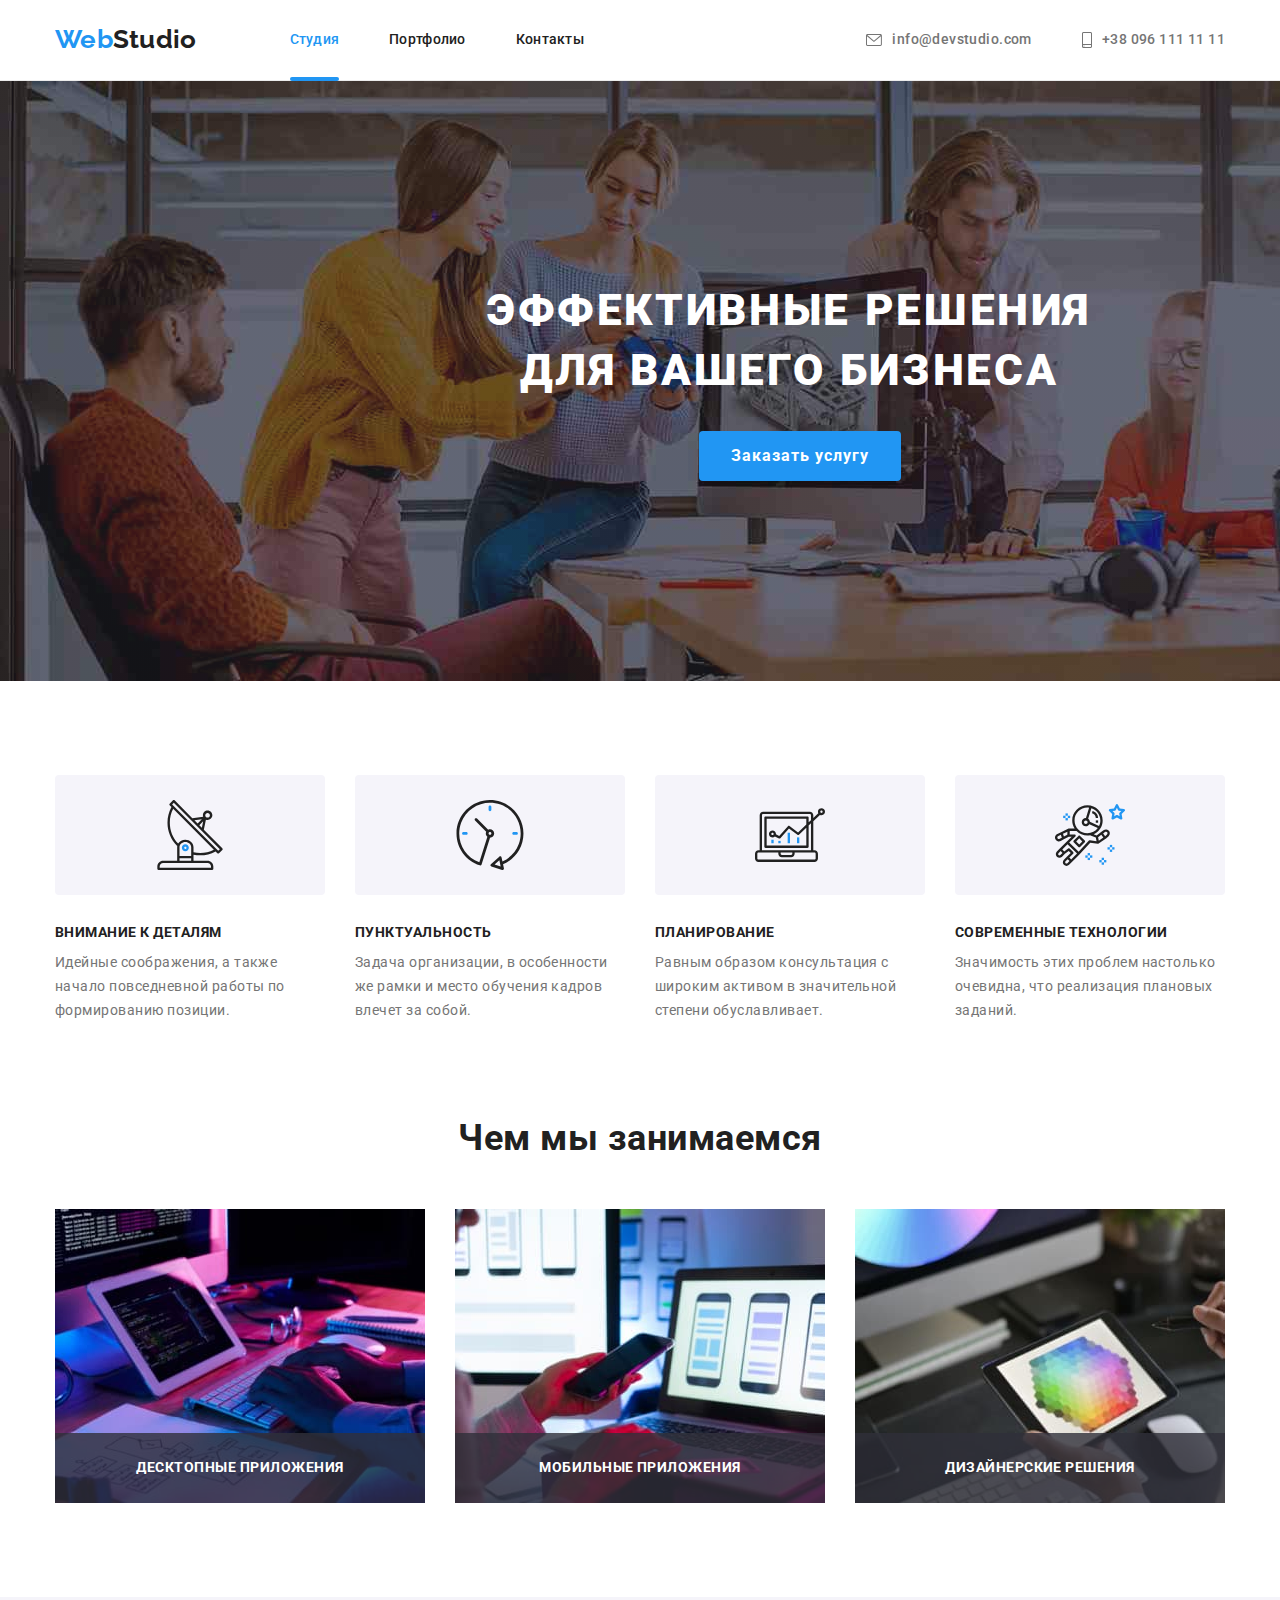
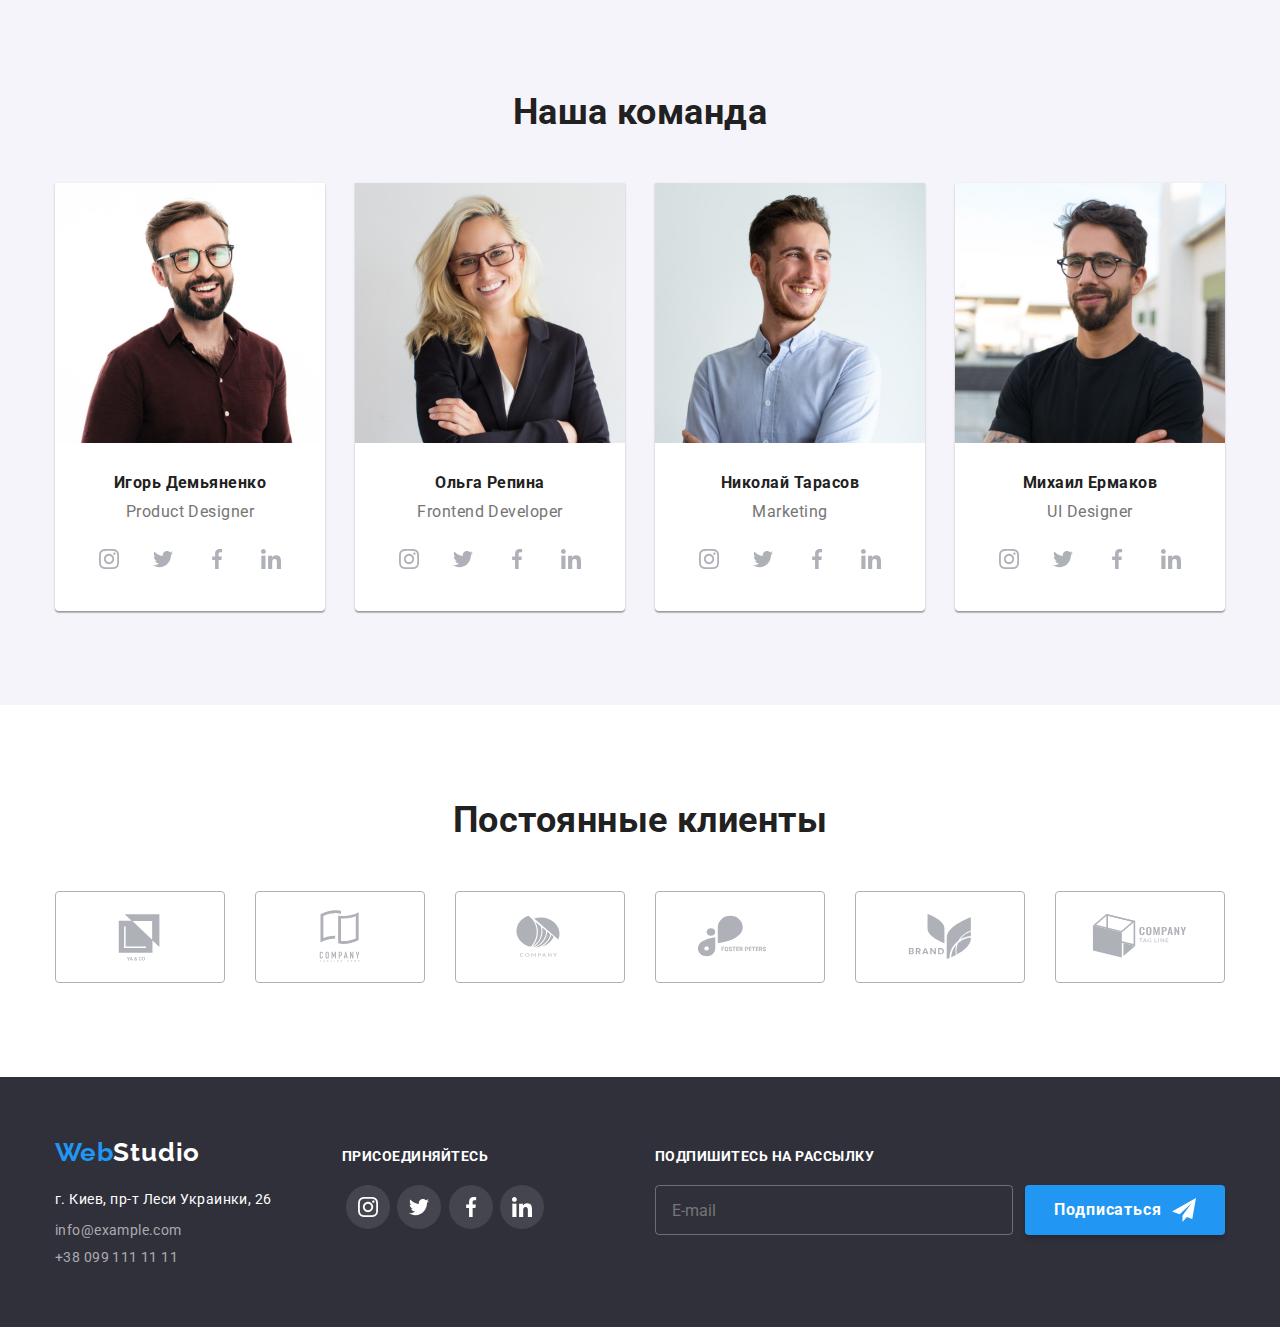
<file: index.html>
<!DOCTYPE html>
<html lang="ru">
<head>
    <meta charset="UTF-8">
    <meta http-equiv="X-UA-Compatible" content="IE=edge">
    <meta name="viewport" content="width=device-width, initial-scale=1.0">
    <title>WebStudio</title>
    <link rel="preconnect" href="https://fonts.googleapis.com">
    <link rel="preconnect" href="https://fonts.gstatic.com" crossorigin>
    <link rel="stylesheet" href="https://fonts.googleapis.com/css2?family=Raleway:wght@700&amp;family=Roboto:wght@400;500;700;900&amp;display=swap">
    <link rel="stylesheet" href="https://cdnjs.cloudflare.com/ajax/libs/modern-normalize/1.1.0/modern-normalize.min.css">
    <link rel="stylesheet" href="./css/main.min.css">

</head>
<body>

    <header class="header-border">

        <div class="link-nav container">

            <nav class="link-nav"> 

                <a href="./index.html" class="logo-text" lang="en">Web<span class="logo-accent">Studio</span>
                    </a>
                    
                        <ul class="list link-nav__menu">

                            <li class="nav-menu__item">
                                <a href="./index.html" class="link-nav link-nav__text link current">Студия</a>
                            </li>

                            <li class="nav-menu__item">
                                <a href="./portfolio.html" class="link-nav link-nav__text link">Портфолио</a>
                            </li>

                            <li class="nav-menu__item">
                                <a href="" class="link-nav link-nav__text link">Контакты</a>
                            </li>

                        </ul>                          
            </nav>
                
        
            <ul class="list contact">
                <li class="contact__item">
                    <a href="mailto:info@devstudio.com" class="contacts__text link">
                        <svg class="contact__icons" width="16" height="12">
                            <use href="./images/icons.svg#envelope-hover-2"></use>
                        </svg>
                        info@devstudio.com
                    </a>
                </li>
                <li class="contact__item" >
                    <a href="tel:+380961111111" class="contacts__text link">
                        <svg class="contact__icons" width="10" height="16">
                            <use href="./images/icons.svg#smartphone-8"></use>
                        </svg>
                        +38 096 111 11 11
                    </a>
                </li >
               
            </ul>
        </div>
    
    </header>

    <main>

        <section class="hero">
            <div class="container">
                <h1 class="hero-text">
                    ЭФФЕКТИВНЫЕ РЕШЕНИЯ
                    
                    ДЛЯ ВАШЕГО БИЗНЕСА
                </h1>

                <button data-modal-open type="button" class="main-button">
                    Заказать услугу
                </button>
                <div data-modal class="backdrop is-hidden">

                    <div class="modal">

                        <button data-modal-close type="button" class="modal__close">

                            <svg class="close-icon" width="18" height="18">
                                <use href="./images/icons.svg#icon-close"></use>
                            </svg>

                        </button>

                        <p class="modal__title">Оставьте свои данные, мы вам перезвоним</p>

                        <form action="#" class="modal-form">

                            <div class="modal-form__field">
                                
                                <label for="user-name" class="modal__text">Имя</label>
                                <input type="text" name="user-name" id="user-name" autocomplete="none" class="modal__input" required/>
                                <svg class="modal__icon" width="12" height="12">
                                    <use href="./images/icons.svg#icon-man"></use>
                                </svg>
                            </div>

                             <div class="modal-form__field">
                                
                                <label for="user-tel" class="modal__text">Телефон</label>
                                <input type="tel" name="user-tel" id="user-tel" class="modal__input"  required/>
                                <svg class="modal__icon" width="13" height="13">
                                    <use href="./images/icons.svg#icon-phone"></use>
                                </svg>
                            
                            </div>
                            <div class="modal-form__field"> 
                                
                                <label for="user-email" class="modal__text">Почта</label>
                                <input type="email" name="user-email" id="user-email" class="modal__input" required/>
                                <svg class="modal__icon" width="15" height="12">
                                    <use href="./images/icons.svg#icon-mail"></use>
                                </svg>
                            </div>
                               
                                <label for="user-text" class="modal-input-text">
                                    
                                    Комментарий</label>
                                <textarea name="user-text" id="user-text" class="modal-user-text" placeholder="Введите текст"></textarea>
                                
                            <div class="modal-form-checkbox">

                                <input class="visually-hidden modal-check" type="checkbox" name="privacy-policy" id="privacy-policy">
                                <label for="privacy-policy" class="modal-privacy-text">
                                    
                                    <span>
                                        <svg class="icon-check" width="16" height="15">
                                            <use href="./images/icons.svg#icon-check"></use>
                                        </svg>
                                    </span>
                                    Соглашаюсь с рассылкой и принимаю <a class="modal-privasy" href="">Условия договора</a></label>
                                
                            </div>  

                                <button class="main-button" type="submit">Отправить</button>

                        </form>

                    </div>                
                
                </div>
            </div>
        </section>
<!-- Наши преимущества -->
<section class="advantage-section">
    <div class="container">    
        <h2 class="visually-hidden">наши преимущества</h2>
        <!--содержание секции-->
            <ul class="advantage-items">
                <li class="list advantage-item">
                    <div class="advantage-card__icon">
                        <svg width="70" height="70">
                            <use
                                href="./images/icons.svg#antenna-1">
                            </use>
                        </svg>
                    </div>
                    <h3 class="advantage__list">внимание к деталям</h3>
                    <p class=" advantage__text">Идейные соображения, а также начало повседневной работы по формированию позиции.</p>
                </li>

                <li class="list advantage-item">
                    <div class="advantage-card__icon">
                        <svg width="70" height="70">
                            <use href="./images/icons.svg#clock-1">
                            </use>                  
                        </svg>                  
                    </div>
                    <h3 class="advantage__list">пунктуальность</h3>
                    <p class="advantage__text">Задача организации, в особенности же рамки и место обучения кадров влечет за собой.</p>
                </li>

                <li class="list advantage-item">
                    <div class="advantage-card__icon">
                        <svg width="70" height="70">
                            <use href="./images/icons.svg#diagram-1">
                            </use>
                        </svg>
                        </div>
                    <h3 class="advantage__list">планирование</h3>
                    <p class="advantage__text">Равным образом консультация с широким активом в значительной степени обуславливает.</p>
                </li>

                <li class="list advantage-item">
                    <div class="advantage-card__icon">
                        <svg width="70" height="70">
                            <use href="./images/icons.svg#astronaut-1-1">
                            </use>
                        </svg>
                        </div>
                    <h3 class="advantage__list">современные технологии</h3>
                    <p class="advantage__text">Значимость этих проблем настолько очевидна, что реализация плановых заданий.</p>
                </li>
            </ul>
    </div>
</section>
<!--Чем мы занимаемся-->
    <section class="wedo">
        <div class="container">
            <h2 class="wedo-title title">Чем мы занимаемся</h2>

                <ul class="list wedo-ul">

                    <li class="wedo-list">  
                        
                            <img src="./images/1.jpg" alt="набор кода на клавиатуре" width="370"/>
                            <div class="wedo-backdrop">
                                <p class="wedo-prodyct">Десктопные Приложения</p>
                            </div>
                    </li>

                    <li class="wedo-list"> 
                        <img src="./images/2.jpg" alt="телефон и ноутбук" width="370" />
                        <div class="wedo-backdrop">
                            <p class="wedo-prodyct">мобильные Приложения</p>
                        </div>
                    </li>

                    <li class="wedo-list"> 
                        <img src="./images/3.jpg" alt="планшет с карандашом" width="370" />
                        <div class="wedo-backdrop">
                            <p class="wedo-prodyct">дизайнерские решения</p>
                        </div>
                    </li>

                </ul>
        </div>
    </section>  
<!--Наша команда-->
        <section class="team">
            <div class="container">
            <h2 class="title our-team">Наша команда</h2>
                <ul class="list team-ul"> 
                    <li class="team-list"> <img src="./images/man-in-glasses-with-laptop.jpg" alt="Мужик в очках с ноутбуком" width="270"/>                       
                        <div class="team-item-text">
                            <h3 class="team-title">Игорь Демьяненко</h3> 
                            <p class="team-role">Product Designer</p>
                            <ul class="team-social-list">
                                <li class="list team-social">
                                    <a class="team-social-link link" href="">
                                        <svg class="team-icon" width="20" height="20">
                                            <use href="./images/icons.svg#instagram-2-1"></use>
                                        </svg>
                                    </a>
                                </li>
                                <li class="list team-social">
                                    <a class="team-social-link link" href="">
                                        <svg class="team-icon" width="20" height="20">
                                            <use href="./images/icons.svg#twitter-1-1"></use>
                                        </svg>
                                    </a>
                                </li>
                                <li class="list team-social">
                                    <a class="team-social-link link" href="">
                                        <svg class="team-icon" width="20" height="20">
                                            <use href="./images/icons.svg#facebook-1"></use>
                                        </svg>
                                    </a>
                                </li>
                                <li class="list team-social">
                                    <a class="team-social-link link" href="">
                                        <svg class="team-icon" width="20" height="20">
                                            <use href="./images/icons.svg#linkedin-1"></use>
                                        </svg>
                                    </a>
                                </li>
                            </ul>
                        </div>

                        </li>
                        
                    <li class="team-list"> 
                        <img src="./images/woman-with-glasses.jpg" alt="Женщина в очках" width="270"/>
                        
                        <div class="team-item-text">
                            <h3 class="team-title">Ольга Репина</h3> 
                            <p class="team-role" lang="en">Frontend Developer</p>
                            <ul class="team-social-list">
                                <li class="list team-social">
                                    <a class="team-social-link link" href="">
                                        <svg class="team-icon" width="20" height="20">
                                            <use href="./images/icons.svg#instagram-2-1"></use>
                                        </svg>
                                    </a>
                                </li>
                                <li class="list team-social">
                                    <a class="team-social-link link" href="">
                                        <svg class="team-icon" width="20" height="20">
                                            <use href="./images/icons.svg#twitter-1-1"></use>
                                        </svg>
                                    </a>
                                </li>
                                <li class="list team-social">
                                    <a class="team-social-link link" href="">
                                        <svg class="team-icon" width="20" height="20">
                                            <use href="./images/icons.svg#facebook-1"></use>
                                        </svg>
                                    </a>
                                </li>
                                <li class="list team-social">
                                    <a class="team-social-link link" href="">
                                        <svg class="team-icon" width="20" height="20">
                                            <use href="./images/icons.svg#linkedin-1"></use>
                                        </svg>
                                    </a>
                                </li>
                            </ul>
                        </div>

                        </li>
                        
                    <li class="team-list"> 
                        <img src="./images/blue-shirt.jpg" alt="Мужик в голубой рубашке" width="270"/>                        
                        <div class="team-item-text"> 
                            <h3 class="team-title">Николай Тарасов</h3> 
                            <p class="team-role" lang="en">Marketing</p>
                            <ul class="team-social-list">   
                                <li class="list team-social">
                                    <a class="team-social-link link" href="">
                                        <svg class="team-icon" width="20" height="20">
                                            <use href="./images/icons.svg#instagram-2-1"></use>
                                        </svg>
                                    </a>
                                </li>
                                <li class="list team-social">
                                    <a class="team-social-link link" href="">
                                        <svg class="team-icon" width="20" height="20">
                                            <use href="./images/icons.svg#twitter-1-1"></use>
                                        </svg>
                                    </a>
                                </li>
                                <li class="list team-social">
                                    <a class="team-social-link link" href="">
                                        <svg class="team-icon" width="20" height="20">
                                            <use href="./images/icons.svg#facebook-1"></use>
                                        </svg>
                                    </a>
                                </li>
                                <li class="list team-social">
                                    <a class="team-social-link link" href="">
                                        <svg class="team-icon" width="20" height="20">
                                            <use href="./images/icons.svg#linkedin-1"></use>
                                        </svg>
                                    </a>
                                </li>
                            </ul>
                        </div>

                    </li>
                        
                    <li class="team-list"> <img src="./images/man-in-black-t-shirt.jpg" alt="Мужик в черной футболке" width="270"/>
                        
                        <div class="team-item-text">
                            <h3 class="team-title">Михаил Ермаков</h3> 
                            <p class="team-role" lang="en">UI Designer</p>
                            <ul class="team-social-list">
                                <li class="list team-social">
                                    <a class="team-social-link link" href="">
                                        <svg class="team-icon" width="20" height="20">
                                            <use href="./images/icons.svg#instagram-2-1"></use>
                                        </svg>
                                    </a>
                                </li>
                                <li class="list team-social">
                                    <a class="team-social-link link" href="">
                                        <svg class="team-icon" width="20" height="20">
                                            <use href="./images/icons.svg#twitter-1-1"></use>
                                        </svg>
                                    </a>
                                </li>
                                <li class="list team-social">
                                    <a class="team-social-link link" href="">
                                        <svg class="team-icon" width="20" height="20">
                                            <use href="./images/icons.svg#facebook-1"></use>
                                        </svg>
                                    </a>
                                </li>
                                <li class="list team-social">
                                    <a class="team-social-link link" href="">
                                        <svg class="team-icon" width="20" height="20">
                                            <use href="./images/icons.svg#linkedin-1"></use>
                                        </svg>
                                    </a>
                                </li>
                            </ul>
                        </div>

                        </li>
                </ul>
            </div>
        </section>
<!--Клиенты-->        
        <section class="clients">
            
            <div class="container">
                <h2 class="title clients-title">Постоянные клиенты</h2>
                <ul class="list clients-list">
                    <li class="link clients-item">
                        <a class="clients-item__link" href="">
                            <svg class="clients-logo" width="106" height="60">
                                <use href="./images/icons.svg#Logo-4"></use>
                            </svg>
                        </a>
                    </li>
                    <li class="link clients-item">
                        <a class="clients-item__link" href="">
                            <svg class="clients-logo" width="106" height="60">
                                <use href="./images/icons.svg#Logo-5"></use>
                            </svg>
                        </a>
                    </li>
                    <li class="link clients-item">
                        <a class="clients-item__link" href="">
                            <svg class="clients-logo" width="106" height="60">
                                <use href="./images/icons.svg#Logo-6"></use>
                            </svg>
                        </a>
                    </li>
                    <li class="link clients-item">
                        <a class="clients-item__link" href="">
                            <svg class="clients-logo" width="106" height="60">
                                <use href="./images/icons.svg#Logo-1"></use>
                            </svg>
                        </a>
                    </li>
                    <li class="link clients-item">
                        <a class="clients-item__link" href="">
                            <svg class="clients-logo" width="106" height="60">
                                <use href="./images/icons.svg#Logo-2"></use>
                            </svg>
                        </a>
                    </li>
                    <li class="link clients-item">
                        <a class="clients-item__link" href="">
                            <svg class="clients-logo" width="106" height="60">
                                <use href="./images/icons.svg#Logo-3"></use>
                            </svg>
                        </a>
                    </li>
                </ul>
            </div>

        </section>
    </main>
    
<!-----FOOTER----->

        <footer class="footer">
            <div class="container footer-container">
                <div>
                <a class="logo-text-footer link" href="./index.html" lang="en">Web<span class="logo-accent-footer">Studio</span></a>
                    <address class="">
                        <ul class="addres-ul list">
                            <li class="footer-link">
                                <a href="https://goo.gl/maps/hZzf7caE62ZYmh6s7" target="_blank" rel="noopener noreferrer"
                                    class="address link"> г. Киев, пр-т
                                    Леси Украинки, 26
                                </a>
                            </li>
                
                            <li class="footer-link">
                                <a href="mailto:info@example.com" class="contact-text-footer link">info@example.com</a>
                            </li>
                
                            <li class="footer-link">
                                <a href="tel:+380991111111" class="contact-text-footer link">+38 099 111 11  11</a>
                            </li>
                
                        </ul>
                    </address>
                </div>
                
                <div class="footer-icons">
                    <p class="footer-social-title">ПРИСОЕДИНЯЙТЕСЬ</p>
                        <ul class="list footer-social-list">
                            <li>
                                <a class="footer-social-link link" href="">
                                    <svg class="team-icon" width="20" height="20">
                                        <use href="./images/icons.svg#instagram-2-1"></use>                               
                                    </svg>
                                </a>
                        </li>
                            <li>
                                <a class="footer-social-link link" href="">
                                    <svg class="team-icon" width="20" height="20">
                                        <use href="./images/icons.svg#twitter-1-1"></use>
                                    </svg>
                                </a>
                        </li>
                            <li>
                                <a class="footer-social-link link" href="">
                                    <svg class="team-icon" width="20" height="20">
                                        <use href="./images/icons.svg#facebook-1"></use>
                                    </svg>
                                </a>
                        </li>
                            <li>
                                <a class="footer-social-link link" href="">

                                    <svg class="team-icon" width="20" height="20">

                                        <use href="./images/icons.svg#linkedin-1"></use>

                                    </svg>
                                </a>
                            </li>
                        </ul>

                </div>

                <div class="footer-subscribe">
                    <p class="footer-social-title">Подпишитесь на рассылку</p>
                    <form class="subscribe">
                        <div class="footer-subscribe-field">
                            
                            <label for="footer-email" class="subscribe"></label>
                            <input class="subscribe-input" type="email" name="email" id="footer-email" placeholder="E-mail">

                        </div>
                        
                        <button type="button" class="footer-form-btn">Подписаться
                        <svg class="subscribe-icon" width="24" height="24">
                            <use href="./images/icons.svg#icon-telegram"></use>
                        </svg>
                    </button>
                    </form>
                    



                </div>

            </div>

        </footer>
        
        
     <script src="./js/modal.js"></script>
    
    
    </body>
</html>
</file>
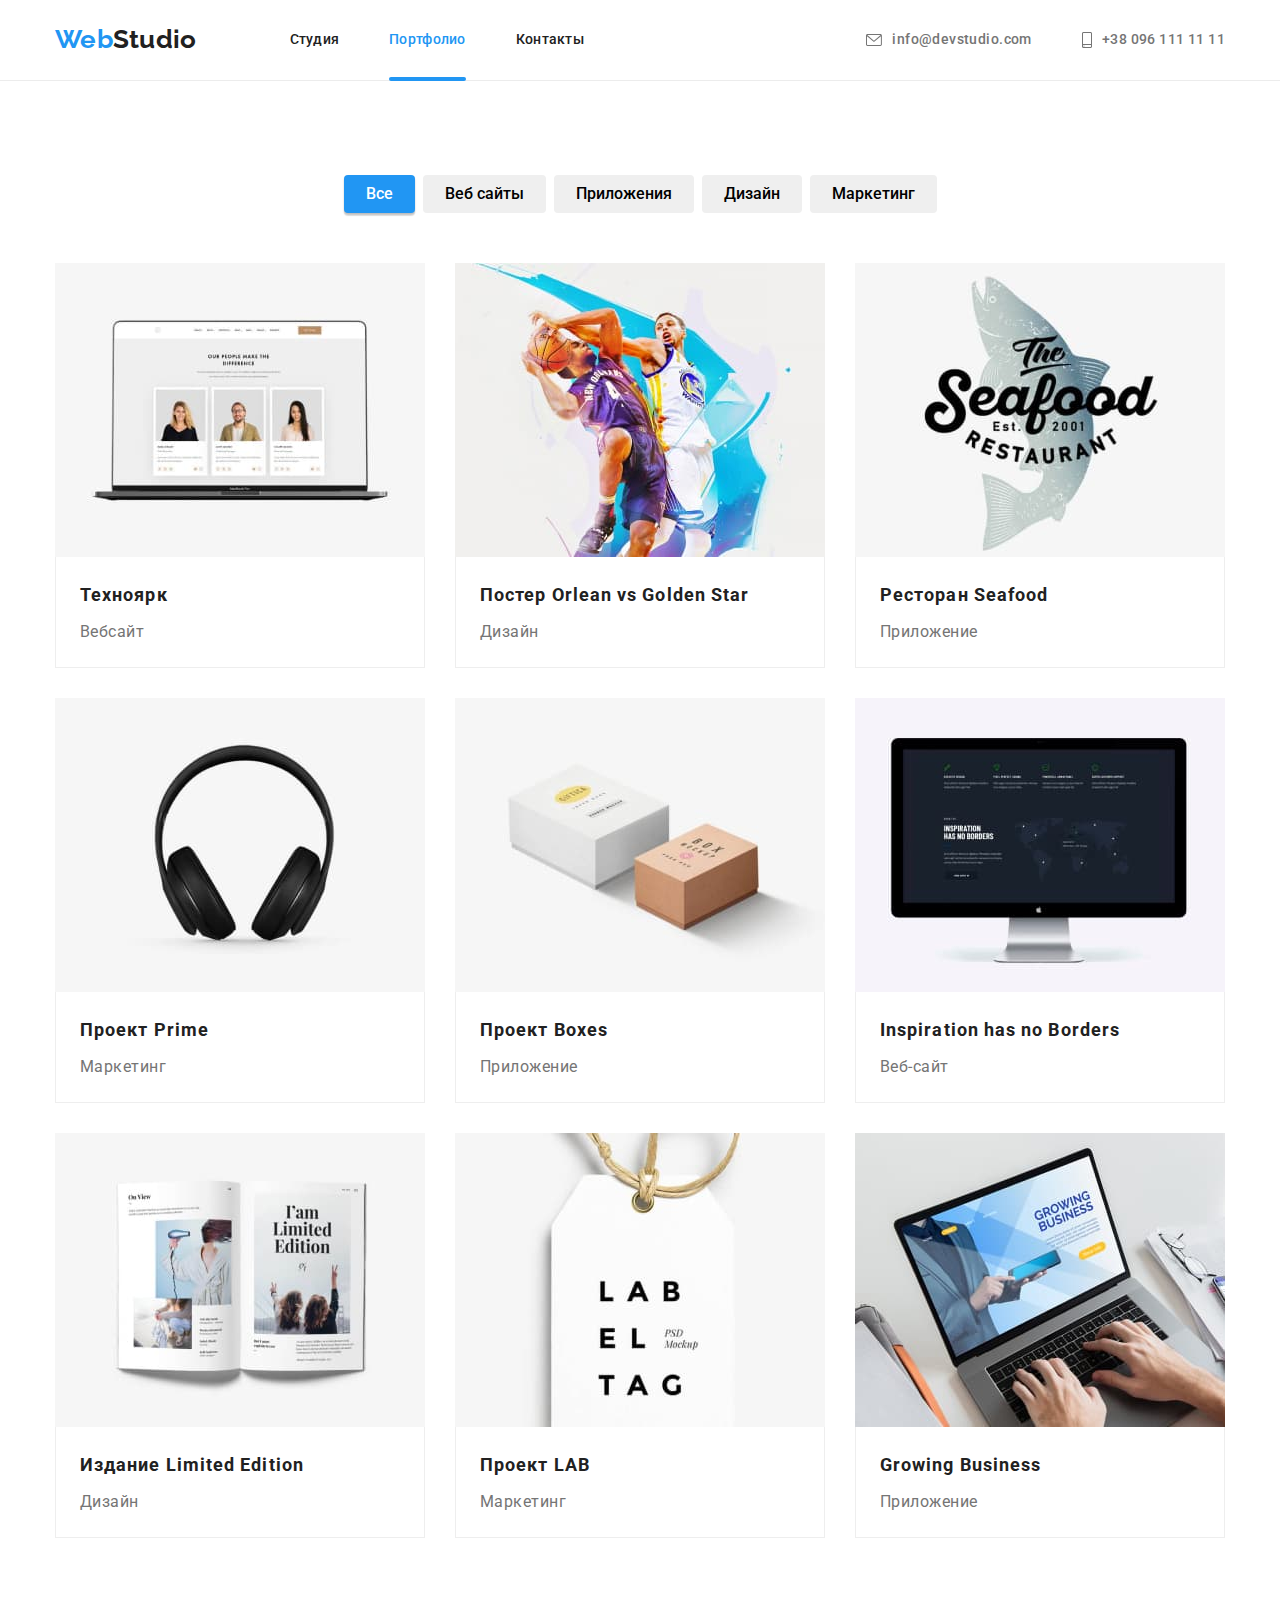
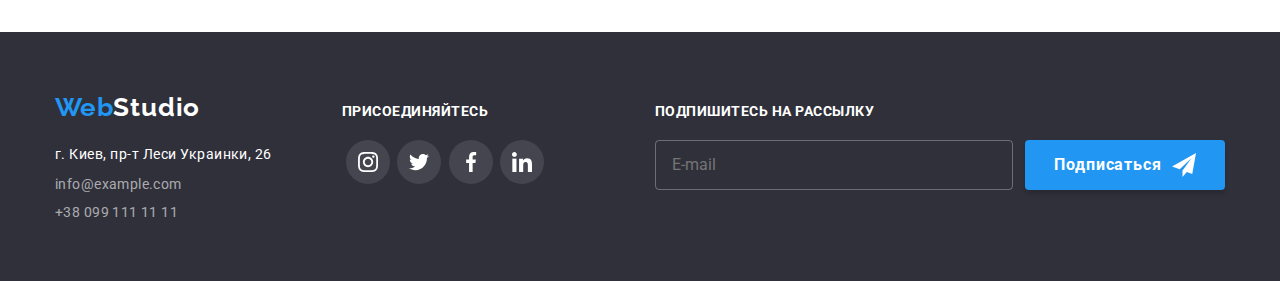
<file: portfolio.html>
<!DOCTYPE html>
<html lang="ru">
<head>
    <meta charset="UTF-8">
    <meta http-equiv="X-UA-Compatible" content="IE=edge">
    <meta name="viewport" content="width=device-width, initial-scale=1.0">
    <title>WebStudio</title>
    <link rel="preconnect" href="https://fonts.googleapis.com">
    <link rel="preconnect" href="https://fonts.gstatic.com" crossorigin>
    <link rel="stylesheet" href="https://fonts.googleapis.com/css2?family=Raleway:wght@700&amp;family=Roboto:wght@400;500;700;900&amp;display=swap">
    <link rel="stylesheet" href="https://cdnjs.cloudflare.com/ajax/libs/modern-normalize/1.1.0/modern-normalize.min.css">
    <link rel="stylesheet" href="./css/main.min.css">
</head>
<body>
    <header class="header-border">
    
        <div class="link-nav container">
    
            <nav class="link-nav">
    
                <a href="./index.html" class="logo-text" lang="en">Web<span class="logo-accent">Studio</span>
                </a>
    
                <ul class="list link-nav__menu">
    
                    <li class="nav-menu__item">
                        <a href="./index.html" class="link-nav link-nav__text link ">Студия</a>
                    </li>
    
                    <li class="nav-menu__item">
                        <a href="./portfolio.html" class="link-nav link-nav__text link current">Портфолио</a>
                    </li>
    
                    <li class="nav-menu__item">
                        <a href="" class="link-nav link-nav__text link">Контакты</a>
                    </li>
    
                </ul>
            </nav>
    
    
            <ul class="list contact">
                <li class="contact__item">
                    <a href="mailto:info@devstudio.com" class="contacts__text link">
                        <svg class="contact__icons" width="16" height="12">
                            <use href="./images/icons.svg#envelope-hover-2"></use>
                        </svg>
                        info@devstudio.com
                    </a>
                </li>
                <li class="contact__item">
                    <a href="tel:+380961111111" class="contacts__text link">
                        <svg class="contact__icons" width="10" height="16">
                            <use href="./images/icons.svg#smartphone-8"></use>
                        </svg>
                        +38 096 111 11 11
                    </a>
                </li>
    
            </ul>
        </div>
    
    </header>
    <!--main-content-->
<main>
    <!--filter-list-->
    <section class="section">

        <div class="container">
            <!--Заголовок будет скрыт-->
            <h1 class="visually-hidden">Наши роботы</h1>
            
                <ul class="list works-buttons">
                    <li class="work-button-li">
                        <button type="button" class="filter-button button-current">Все</button>
                    </li>

                    <li class="work-button-li">
                        <button type="button" class="filter-button">Веб сайты</button>
                    </li>

                    <li class="work-button-li">
                        <button type="button" class="filter-button">Приложения</button>
                    </li>

                    <li class="work-button-li">
                        <button type="button" class="filter-button">Дизайн</button>
                    </li>

                    <li class="work-button-li">
                        <button type="button" class="filter-button">Маркетинг</button>
                    </li>
                </ul>

        <ul class="list cards">
            <li class="list cards-item">
                        <a href="" class="link our-product-link">
                        <div class="our-produkt-wrap">
                            <img class="img" src="./images/note-book.jpg" alt="открытый ноутбук" width="370" />
                            <p class="our-produkt-description">Технокряк это современная площадка распространения коронавируса. 
                                 Компании используют эту платформу для цифрового 
                                шпионажа и атак на защищённые сервера конкурентов.
                            </p>
                        </div>
                    <div class="text-box">
                        <h2 class="our-product-title" >Техноярк</h2>
                        <p class="our-product-text">Вебсайт</p>
                    </div>
                </a>
            </li>
            <li class="list cards-item">
                    <a href="" class="link our-product-link">
                    <div class="our-produkt-wrap">
                        <img src="./images/New-Orlean-vs-Golden-Star.jpg" alt="два баскетболиста борятся за мяч" width="370" />
                        <p class="our-produkt-description">Технокряк это современная площадка распространения коронавируса.
                            Компании используют эту платформу для цифрового
                            шпионажа и атак на защищённые сервера конкурентов.
                        </p>
                    </div>
                <div class="text-box">
                    <h2 class="our-product-title">Постер 
                        <span lang="en">Orlean vs Golden Star</span>
                    </h2>
                    <p class="our-product-text">Дизайн</p>
                </div>
            </a>
            </li>
            
            <li class="list cards-item">
                    <a href="" class="link our-product-link">
                    <div class="our-produkt-wrap">
                        <img src="./images/Seafood.jpg" alt="логотип ресторана сеафуд" width="370" />
                        <p class="our-produkt-description">Технокряк это современная площадка распространения коронавируса.
                            Компании используют эту платформу для цифрового
                            шпионажа и атак на защищённые сервера конкурентов.
                        </p>
                    </div>
                <div class="text-box">
                    <h2 class="our-product-title">Ресторан
                        <span lang="en">Seafood</span>
                    </h2>
                    <p class="our-product-text">Приложение</p>
                </div>
            </a>
            </li>
            
            <li class="list cards-item">
                    <a href="" class="link our-product-link">
                    <div class="our-produkt-wrap">
                        <img src="./images/head-fones-prime.jpg" alt="наушники" width="370"  />
                        <p class="our-produkt-description">Технокряк это современная площадка распространения коронавируса.
                            Компании используют эту платформу для цифрового
                            шпионажа и атак на защищённые сервера конкурентов.
                        </p>
                    </div>
                <div class="text-box">
                    <h2 class="our-product-title">Проект
                        <span lang="en">Prime</span>
                    </h2>
                    <p class="our-product-text">Маркетинг</p>
                </div>
            </a>
            </li>
            
            <li class="list cards-item">
                <a href="" class="link our-product-link">
                    <div class="our-produkt-wrap">
                        <img src="./images/boxes.jpg" alt="две коробки" width="370" />
                        <p class="our-produkt-description">Технокряк это современная площадка распространения коронавируса.
                            Компании используют эту платформу для цифрового
                            шпионажа и атак на защищённые сервера конкурентов.
                        </p>
                    </div>
                <div class="text-box">
                    <h2 class="our-product-title">Проект
                        <span lang="en">Boxes</span>
                    </h2>
                    <p class="our-product-text">Приложение</p>
                </div>
                </a>
            </li>
           
            <li class="list cards-item">
                    <a href="" class="link our-product-link">

                    <div class="our-produkt-wrap">
                        <img src="./images/mac.jpg" alt="включенный аймак" height="370" width="370" />
                        <p class="our-produkt-description">Технокряк это современная площадка распространения коронавируса.
                            Компании используют эту платформу для цифрового
                            шпионажа и атак на защищённые сервера конкурентов.
                        </p>
                    </div>
                <div class="text-box">
                    <h2 class="our-product-title" lang="en">Inspiration has no Borders</h2>
                    <p class="our-product-text">Веб-сайт</p>
                </div>
            </a>
            </li>
            <li class="list cards-item">
                    <a href="" class="link our-product-link">
                    <div class="our-produkt-wrap">
                        <img src="./images/magazine.jpg" alt="открытый журнал" width="370" />
                        <p class="our-produkt-description">Технокряк это современная площадка распространения коронавируса.
                                Компании используют эту платформу для цифрового
                                шпионажа и атак на защищённые сервера конкурентов.
                            </p>
                    </div>
                <div class="text-box">
                    <h2 class="our-product-title">Издание
                        <span lang="en">Limited Edition</span>
                    </h2>
                    <p class="our-product-text">Дизайн</p>
                </div>
                
            </a>
            </li>
            <li class="list cards-item">
                <a href="" class="link our-product-link">
                    <div class="our-produkt-wrap">
                        <img src="./images/labeltag.jpg" alt="бирка лебелтаг" width="370" />
                        <p class="our-produkt-description">Технокряк это современная площадка распространения коронавируса.
                            Компании используют эту платформу для цифрового
                            шпионажа и атак на защищённые сервера конкурентов.
                        </p>
                    </div>
                <div class="text-box">
                    <h2 class="our-product-title">Проект
                        <span lang="en">LAB</span>
                    </h2>
                    <p class="our-product-text">Маркетинг</p>
                </div>
            </a>
            </li>
            <li class="list cards-item">
                <a href="" class="link our-product-link">
                    <div class="our-produkt-wrap">
                        <img src="./images/growingbusiness.jpg" alt="человек печатает на ноутбуке" width="370" />
                        <p class="our-produkt-description">Технокряк это современная площадка распространения коронавируса.
                            Компании используют эту платформу для цифрового
                            шпионажа и атак на защищённые сервера конкурентов.
                        </p>
                    </div>
                <div class="text-box">
                    <h2 class="our-product-title" lang="en">Growing Business</h2>
                    <p class="our-product-text">Приложение</p>
                </div>
            </a>
            </li>
        </ul>
    </div>
    </section>
</main>
<!--Контакты-->
<footer class="footer">
    <div class="container footer-container">
        <div>
            <a class="logo-text-footer link" href="./index.html" lang="en">Web<span
                    class="logo-accent-footer">Studio</span></a>
            <address class="">
                <ul class="addres-ul list">
                    <li class="footer-link">
                        <a href="https://goo.gl/maps/hZzf7caE62ZYmh6s7" target="_blank" rel="noopener noreferrer"
                            class="address link"> г. Киев, пр-т
                            Леси Украинки, 26
                        </a>
                    </li>

                    <li class="footer-link">
                        <a href="mailto:info@example.com" class="contact-text-footer link">info@example.com</a>
                    </li>

                    <li class="footer-link">
                        <a href="tel:+380991111111" class="contact-text-footer link">+38 099 111 11 11</a>
                    </li>

                </ul>
            </address>
        </div>

        <div class="footer-icons">
            <p class="footer-social-title">ПРИСОЕДИНЯЙТЕСЬ</p>
            <ul class="list footer-social-list">
                <li>
                    <a class="footer-social-link link" href="">
                        <svg class="team-icon" width="20" height="20">
                            <use href="./images/icons.svg#instagram-2-1"></use>
                        </svg>
                    </a>
                </li>
                <li>
                    <a class="footer-social-link link" href="">
                        <svg class="team-icon" width="20" height="20">
                            <use href="./images/icons.svg#twitter-1-1"></use>
                        </svg>
                    </a>
                </li>
                <li>
                    <a class="footer-social-link link" href="">
                        <svg class="team-icon" width="20" height="20">
                            <use href="./images/icons.svg#facebook-1"></use>
                        </svg>
                    </a>
                </li>
                <li>
                    <a class="footer-social-link link" href="">

                        <svg class="team-icon" width="20" height="20">

                            <use href="./images/icons.svg#linkedin-1"></use>

                        </svg>
                    </a>
                </li>
            </ul>

        </div>

        <div class="footer-subscribe">
            <p class="footer-social-title">Подпишитесь на рассылку</p>
            <form class="subscribe">
                <div class="footer-subscribe-field">

                    <label for="footer-email" class="subscribe"></label>
                    <input class="subscribe-input" type="email" name="email" id="footer-email" placeholder="E-mail">

                </div>

                <button type="button" class="footer-form-btn">Подписаться
                    <svg class="subscribe-icon" width="24" height="24">
                        <use href="./images/icons.svg#icon-telegram"></use>
                    </svg>
                </button>
            </form>




        </div>

    </div>

</footer>


</body>
</html>
</file>
<file: css/main.min.css>
body{margin:0;background-color:#fff;font-family:"Roboto", sans-serif;letter-spacing:0.03em;color:#212121}h1,h2,h3,h4,h5,h6,p,ul{margin:0;padding:0}img{display:block;max-width:100%;height:auto}*,::after,::before{-webkit-box-sizing:border-box;box-sizing:border-box}.title{font-weight:700;font-size:36px;line-height:1.17;text-align:center}.list{list-style:none}.link{text-decoration:none}.container{width:1200px;padding-left:15px;padding-right:15px;margin-right:auto;margin-left:auto}.section{padding:94px 0}.visually-hidden{position:absolute;width:1px;height:1px;margin:-1px;border:0;padding:0;white-space:nowrap;-webkit-clip-path:inset(100%);clip-path:inset(100%);clip:rect(0 0 0 0);overflow:hidden}.is-hidden{visibility:hidden;opacity:0;pointer-events:none}.hero{width:1600px;background-image:-webkit-gradient(linear, left top, left bottom, from(rgba(47,48,58,0.4)), to(rgba(47,48,58,0.4))),url(../images/hero-backgraund.jpg);background-image:linear-gradient(rgba(47,48,58,0.4), rgba(47,48,58,0.4)),url(../images/hero-backgraund.jpg);padding:200px 0;background-color:#2f303a;-webkit-box-flex:1;-ms-flex-positive:1;flex-grow:1;background-repeat:no-repeat;background-size:contain;margin-right:auto;margin-left:auto}.hero-text{height:120px;width:696px;top:280px;margin-left:226px;margin-bottom:30px;font-weight:900;font-size:44px;line-height:1.36;text-align:center;letter-spacing:0.06em;text-transform:uppercase;color:#fff}.advantage-section{padding:94px 0}.advantage-item{width:270px}.advantage-items{display:-webkit-box;display:-ms-flexbox;display:flex;-webkit-box-pack:center;-ms-flex-pack:center;justify-content:center}.advantage-item:not(:first-child){margin-left:30px}.advantage__list{font-size:14px;font-weight:700;line-height:1.14;text-transform:uppercase;margin-bottom:10px}.advantage__text{font-size:14px;line-height:1.71;color:#757575}.advantage-card__icon{height:120px;display:-webkit-box;display:-ms-flexbox;display:flex;-webkit-box-align:center;-ms-flex-align:center;align-items:center;-webkit-box-pack:center;-ms-flex-pack:center;justify-content:center;margin-bottom:30px;border-radius:4px;background-color:#f5f4fa}.filter-button{font-family:"Roboto", sans-serif;font-weight:500;font-size:16px;line-height:1.62;padding:6px 22px;cursor:pointer;border:none;border-radius:4px;-webkit-transition:color 350ms cubic-bezier(0.4, 0, 0.2, 1),background-color cubic-bezier(0.4, 0, 0.2, 1) 350ms,-webkit-box-shadow 350ms cubic-bezier(0.4, 0, 0.2, 1);transition:color 350ms cubic-bezier(0.4, 0, 0.2, 1),background-color cubic-bezier(0.4, 0, 0.2, 1) 350ms,-webkit-box-shadow 350ms cubic-bezier(0.4, 0, 0.2, 1);transition:color 350ms cubic-bezier(0.4, 0, 0.2, 1),background-color cubic-bezier(0.4, 0, 0.2, 1) 350ms,box-shadow 350ms cubic-bezier(0.4, 0, 0.2, 1);transition:color 350ms cubic-bezier(0.4, 0, 0.2, 1),background-color cubic-bezier(0.4, 0, 0.2, 1) 350ms,box-shadow 350ms cubic-bezier(0.4, 0, 0.2, 1),-webkit-box-shadow 350ms cubic-bezier(0.4, 0, 0.2, 1)}.filter-button:hover,.filter-button:focus{color:#fff;background-color:#2196f3;-webkit-box-shadow:0px 3px 1px rgba(0,0,0,0.1),0px 1px 2px rgba(0,0,0,0.08),0px 2px 2px rgba(0,0,0,0.12);box-shadow:0px 3px 1px rgba(0,0,0,0.1),0px 1px 2px rgba(0,0,0,0.08),0px 2px 2px rgba(0,0,0,0.12)}.button-current{color:#fff;background-color:#2196f3;-webkit-box-shadow:0px 3px 1px rgba(0,0,0,0.1),0px 1px 2px rgba(0,0,0,0.08),0px 2px 2px rgba(0,0,0,0.12);box-shadow:0px 3px 1px rgba(0,0,0,0.1),0px 1px 2px rgba(0,0,0,0.08),0px 2px 2px rgba(0,0,0,0.12)}.main-button{display:block;margin:auto;min-width:200px;height:50px;padding:10px 32px;font-family:"Roboto", sans-serif;font-weight:700;font-size:16px;line-height:1.87;letter-spacing:0.06em;color:#fff;background-color:#2196f3;cursor:pointer;text-align:center;border:none;border-radius:4px;-webkit-box-shadow:0px 4px 4px rgba(0,0,0,0.15);box-shadow:0px 4px 4px rgba(0,0,0,0.15);-webkit-transition:background-color 350ms cubic-bezier(0.4, 0, 0.2, 1);transition:background-color 350ms cubic-bezier(0.4, 0, 0.2, 1)}.main-button:focus,.main-button:hover{background-color:#188ce8}.works-buttons{display:-webkit-box;display:-ms-flexbox;display:flex;-webkit-box-pack:center;-ms-flex-pack:center;justify-content:center;margin-bottom:50px}.work-button-li:not(:first-child){margin-left:8px}.works-buttons{display:-webkit-box;display:-ms-flexbox;display:flex;-webkit-box-pack:center;-ms-flex-pack:center;justify-content:center;margin-bottom:50px}.work-button-li:not(:first-child){margin-left:8px}.clients{padding-top:94px;padding-bottom:94px}.clients-title{margin-top:0;margin-bottom:50px}.clients-list{display:-webkit-box;display:-ms-flexbox;display:flex;-webkit-box-align:center;-ms-flex-align:center;align-items:center}.clients-item:not(:last-child){margin-right:30px}.clients-item__link{width:170px;height:92px;display:-webkit-box;display:-ms-flexbox;display:flex;-webkit-box-align:center;-ms-flex-align:center;align-items:center;-webkit-box-pack:center;-ms-flex-pack:center;justify-content:center;border-radius:4px;border:#afb1b8 1px solid;cursor:pointer;color:#afb1b8;-webkit-transition:color 350ms cubic-bezier(0.4, 0, 0.2, 1),border-color 350ms cubic-bezier(0.4, 0, 0.2, 1);transition:color 350ms cubic-bezier(0.4, 0, 0.2, 1),border-color 350ms cubic-bezier(0.4, 0, 0.2, 1)}.clients-item__link:hover,.clients-item__link:focus{color:#2196f3;border-color:#2196f3}.clients-logo{fill:currentColor}.footer{padding-top:60px;padding-bottom:60px;background-color:#2f303a}.address{margin-bottom:9px;font-size:14px;line-height:1.71;font-style:normal;color:#fff}.contact-text-footer{margin-bottom:9px;font-style:normal;font-weight:400;font-size:14px;line-height:1.14;letter-spacing:0.03em;color:rgba(255,255,255,0.6);-webkit-transition:color 350ms cubic-bezier(0.4, 0, 0.2, 1);transition:color 350ms cubic-bezier(0.4, 0, 0.2, 1)}.contact-text-footer:hover,.contact-text-footer:focus,.contact-text-footer .current{color:#2196f3}.footer-link:not(:last-child){margin-bottom:9px}.footer-icons{min-width:206px;min-height:80px;margin-left:70px}.footer-social-list{display:-webkit-box;display:-ms-flexbox;display:flex;-webkit-box-align:center;-ms-flex-align:center;align-items:center;-ms-flex-pack:distribute;justify-content:space-around}.footer-social-title{font-weight:700;font-size:14px;line-height:1.14;margin-bottom:20px;color:#fff;text-transform:uppercase}.footer-container{display:-webkit-box;display:-ms-flexbox;display:flex;-webkit-box-align:baseline;-ms-flex-align:baseline;align-items:baseline}.footer-social-link{display:block;border-radius:50%;width:44px;height:44px;display:-webkit-box;display:-ms-flexbox;display:flex;-webkit-box-align:center;-ms-flex-align:center;align-items:center;-webkit-box-pack:center;-ms-flex-pack:center;justify-content:center;background-color:rgba(255,255,255,0.1);color:#fff;-webkit-transition:background-color 350ms cubic-bezier(0.4, 0, 0.2, 1);transition:background-color 350ms cubic-bezier(0.4, 0, 0.2, 1)}.footer-social-link:hover,.footer-social-link:focus{fill:#fff;background-color:#2196f3}.footer-subscribe{width:570px;height:86px;margin-left:auto}.subscribe-icon{fill:#fff;background-color:transparent;margin-left:10px}.footer-form-btn{display:-webkit-box;display:-ms-flexbox;display:flex;-webkit-box-align:center;-ms-flex-align:center;align-items:center;-webkit-box-pack:center;-ms-flex-pack:center;justify-content:center;width:200px;height:50px;margin-left:12px;font-weight:700;font-size:16px;line-height:1.87px;letter-spacing:0.06em;border:none;cursor:pointer;border-radius:4px;color:#fff;background-color:#2196f3;-webkit-box-shadow:0px 4px 4px rgba(0,0,0,0.15);box-shadow:0px 4px 4px rgba(0,0,0,0.15)}.subscribe{display:-webkit-box;display:-ms-flexbox;display:flex;-webkit-box-align:end;-ms-flex-align:end;align-items:flex-end}.subscribe-input{width:358px;height:50px;border-radius:4px;background-color:transparent;border:1px solid rgba(255,255,255,0.3);padding:15px 16px;color:#fff;-webkit-transition:border-color cubic-bezier(0.4, 0, 0.2, 1) 350ms;transition:border-color cubic-bezier(0.4, 0, 0.2, 1) 350ms}.subscribe-input:hover,.subscribe-input:focus{border-color:#2196f3;border-color:#2196f3}.logo-text{padding:24px 0;font-family:"Raleway", sans-serif;font-weight:700;font-size:26px;line-height:1.19;text-decoration:none;color:#2196f3}.logo-accent{color:#212121}.logo-accent-footer{font-family:"Raleway";font-weight:700;font-size:26px;line-height:1.19;letter-spacing:0.03em;cursor:pointer;text-decoration:none;color:#fff}.logo-text-footer{display:block;margin-bottom:20px;font-family:"Raleway", sans-serif;font-weight:700;font-size:26px;line-height:1.19;text-decoration:none;color:#2196f3}.backdrop{width:100vw;height:100vh;background-color:#00000033;position:fixed;top:0;left:0;-webkit-transition:350ms cubic-bezier(0.4, 0, 0.2, 1);transition:350ms cubic-bezier(0.4, 0, 0.2, 1);z-index:1}.modal{width:528px;min-height:581px;background-color:#fff;border-radius:4px;position:absolute;top:50%;left:50%;-webkit-transform:translate(-50%, -50%);transform:translate(-50%, -50%);padding:40px}.modal__title{font-size:20px;font-weight:700;line-height:1.15;text-align:center;margin-bottom:12px}.modal-form__field{margin-bottom:10px;position:relative}.modal__text{font-size:12px;line-height:1.17;letter-spacing:0.01em;color:#757575;display:block;margin-bottom:4px}.modal-user-text{width:100%;height:120px;border:1px solid rgba(33,33,33,0.2);-webkit-box-sizing:border-box;box-sizing:border-box;border-radius:4px;margin-bottom:20px;background-color:transparent;padding:12px 16px;resize:none;outline:none;-webkit-transition:border-color 350ms cubic-bezier(0.4, 0, 0.2, 1);transition:border-color 350ms cubic-bezier(0.4, 0, 0.2, 1)}.modal-user-text:focus,.modal-user-text:hover{border-color:#2196f3}.modal-user-text::-webkit-input-placeholder{font-size:12px;line-height:1.17;letter-spacing:0.01em;color:rgba(117,117,117,0.5)}.modal-user-text:-ms-input-placeholder{font-size:12px;line-height:1.17;letter-spacing:0.01em;color:rgba(117,117,117,0.5)}.modal-user-text::-ms-input-placeholder{font-size:12px;line-height:1.17;letter-spacing:0.01em;color:rgba(117,117,117,0.5)}.modal-user-text::placeholder{font-size:12px;line-height:1.17;letter-spacing:0.01em;color:rgba(117,117,117,0.5)}.modal-privacy-text{font-size:14px;line-height:1.5;padding-left:9px;display:-webkit-box;display:-ms-flexbox;display:flex;-webkit-box-align:center;-ms-flex-align:center;align-items:center;-webkit-box-pack:center;-ms-flex-pack:center;justify-content:center}.modal-form-checkbox{margin-bottom:30px;display:-webkit-box;display:-ms-flexbox;display:flex;-webkit-box-align:center;-ms-flex-align:center;align-items:center;-webkit-box-pack:center;-ms-flex-pack:center;justify-content:center}.modal__close{position:absolute;top:8px;right:8px;width:30px;height:30px;background-color:transparent;border-radius:50%;border:1px solid #0000001a;display:-webkit-box;display:-ms-flexbox;display:flex;-webkit-box-align:center;-ms-flex-align:center;align-items:center;-webkit-box-pack:center;-ms-flex-pack:center;justify-content:center;-webkit-transition:fill 350ms cubic-bezier(0.4, 0, 0.2, 1);transition:fill 350ms cubic-bezier(0.4, 0, 0.2, 1)}.modal__close:hover,.modal__close:focus{fill:#2196f3}.close__icon:focus,.close__icon:hover{color:#2196f3}.modal__icon{position:absolute;top:50%;left:12px;-webkit-transition:fill cubic-bezier(0.4, 0, 0.2, 1) 350ms;transition:fill cubic-bezier(0.4, 0, 0.2, 1) 350ms}.modal__icon:focus,.modal__icon:hover{fill:#2196f3}.modal__input{width:100%;height:40px;border:1px solid rgba(33,33,33,0.2);-webkit-box-sizing:border-box;box-sizing:border-box;border-radius:4px;outline:none;background-color:transparent;padding-left:36px;padding-right:16px;-webkit-transition:border-color cubic-bezier(0.4, 0, 0.2, 1) 350ms;transition:border-color cubic-bezier(0.4, 0, 0.2, 1) 350ms}.modal__input:hover,.modal__input:focus{border-color:#2196f3}.modal__input:hover+.modal__icon,.modal__input:focus+.modal__icon{fill:#2196f3;border-color:#2196f3}.modal-privasy{color:#2196f3;margin-left:5px}.modal-privacy-text span{width:16px;height:15px;border:1.5px solid #212121;border-radius:2px;display:-webkit-box;display:-ms-flexbox;display:flex;-webkit-box-pack:center;-ms-flex-pack:center;justify-content:center;-webkit-box-align:center;-ms-flex-align:center;align-items:center;margin-right:9px;-webkit-transition:fill 350ms cubic-bezier(0.4, 0, 0.2, 1),background-color 350ms cubic-bezier(0.4, 0, 0.2, 1),border-color 350ms cubic-bezier(0.4, 0, 0.2, 1);transition:fill 350ms cubic-bezier(0.4, 0, 0.2, 1),background-color 350ms cubic-bezier(0.4, 0, 0.2, 1),border-color 350ms cubic-bezier(0.4, 0, 0.2, 1)}.icon-check{fill:#fff}.modal-check:checked+.modal-privacy-text span{background-color:#2196f3;border:transparent;fill:#fff}.modal-check:focus+.modal-privacy-text span,.modal-check:hover+.modal-privacy-text span{border-color:#2196f3}.header-border{border-bottom:1px solid #ececec}.logo-text{padding:24px 0;font-family:"Raleway", sans-serif;font-weight:700;font-size:26px;line-height:1.19;text-decoration:none;color:#2196f3}.logo-accent{color:#212121}.link-nav{display:-webkit-box;display:-ms-flexbox;display:flex;font-size:14px;font-weight:500;line-height:1.14;letter-spacing:0.02em;color:#212121;-webkit-transition:color 350ms cubic-bezier(0.4, 0, 0.2, 1);transition:color 350ms cubic-bezier(0.4, 0, 0.2, 1)}.link-nav:hover,.link-nav:focus,.link-nav .current{color:#2196f3}.link-nav__menu{display:-webkit-box;display:-ms-flexbox;display:flex;-webkit-box-align:center;-ms-flex-align:center;align-items:center;margin-left:93px}.nav-menu__item:not(:first-child){margin-left:50px}.nav-menu__item{position:relative}.link-nav__text{padding:32px 0}.link-nav.current::after{content:"";position:absolute;width:100%;height:4px;background-color:#2196f3;border-radius:4px;bottom:-1px}.contact{margin-left:auto;display:-webkit-box;display:-ms-flexbox;display:flex;-webkit-box-align:center;-ms-flex-align:center;align-items:center}.contacts__text{padding:32px 0;display:-webkit-box;display:-ms-flexbox;display:flex;-webkit-box-align:center;-ms-flex-align:center;align-items:center;font-style:normal;font-weight:500;font-size:14px;line-height:1.14;letter-spacing:0.03em;color:#757575;cursor:pointer;-webkit-transition:color 350ms cubic-bezier(0.4, 0, 0.2, 1);transition:color 350ms cubic-bezier(0.4, 0, 0.2, 1)}.contacts__text:hover,.contacts__text:focus{color:#2196f3}.contact__item:not(:first-child){margin-left:50px}.contact__icons{margin-right:10px;fill:currentColor}.team{background-color:#f5f4fa;padding-top:94px;padding-bottom:94px}.our-team{margin-bottom:50px}.team-ul{display:-webkit-box;display:-ms-flexbox;display:flex;-webkit-box-pack:center;-ms-flex-pack:center;justify-content:center}.team-list:not(:first-child){margin-left:30px}.team-list{background-color:#fff;-webkit-box-shadow:0px 1px 3px rgba(0,0,0,0.12),0px 1px 1px rgba(0,0,0,0.14),0px 2px 1px rgba(0,0,0,0.2);box-shadow:0px 1px 3px rgba(0,0,0,0.12),0px 1px 1px rgba(0,0,0,0.14),0px 2px 1px rgba(0,0,0,0.2);border-radius:0px 0px 4px 4px}.team-title{font-size:16px;line-height:1.19;margin-bottom:10px;text-align:center}.team-role{margin-bottom:16px;text-align:center;font-size:16px;line-height:1.19;color:#757575}.team-social-list{display:-webkit-box;display:-ms-flexbox;display:flex;-webkit-box-pack:justify;-ms-flex-pack:justify;justify-content:space-between}.team-social-link{border-radius:50%;width:44px;height:44px;display:-webkit-box;display:-ms-flexbox;display:flex;-webkit-box-align:center;-ms-flex-align:center;align-items:center;-webkit-box-pack:center;-ms-flex-pack:center;justify-content:center;background-color:transparent;color:#afb1b8;-webkit-transition:background-color 350ms cubic-bezier(0.4, 0, 0.2, 1),color 350ms cubic-bezier(0.4, 0, 0.2, 1);transition:background-color 350ms cubic-bezier(0.4, 0, 0.2, 1),color 350ms cubic-bezier(0.4, 0, 0.2, 1)}.team-social-link:hover,.team-social-link:focus{color:#fff;background-color:#2196f3}.team-icon{fill:currentColor}.team-icon:hover{fill:#fff}.team-item-text{padding:30px 32px}.wedo{padding-top:0;padding-bottom:94px}.wedo-title{margin-bottom:50px}.wedo-ul{display:-webkit-box;display:-ms-flexbox;display:flex;-webkit-box-pack:center;-ms-flex-pack:center;justify-content:center}.wedo-list:not(:first-child){margin-left:30px}.wedo-list{position:relative}.wedo-backdrop{position:absolute;width:100%;height:70px;bottom:0;display:-webkit-box;display:-ms-flexbox;display:flex;-webkit-box-pack:center;-ms-flex-pack:center;justify-content:center;-webkit-box-align:center;-ms-flex-align:center;align-items:center;color:#fff;text-align:center;background:#2f303acc}.wedo-prodyct{font-size:14px;font-weight:700;line-height:1.14;text-transform:uppercase}.cards{display:-webkit-box;display:-ms-flexbox;display:flex;-ms-flex-wrap:wrap;flex-wrap:wrap;margin-left:-30px;margin-top:-30px}.cards>.cards-item{-ms-flex-preferred-size:calc(100% / 3 - 30px);flex-basis:calc(100% / 3 - 30px);margin-left:30px;margin-top:30px}.our-produkt-wrap{overflow:hidden}.cards-item:hover .our-produkt-description{-webkit-transform:translateY(0);transform:translateY(0)}.our-product-link{width:100%;height:100%;display:block;-webkit-transition:-webkit-box-shadow cubic-bezier(0.4, 0, 0.2, 1) 350ms;transition:-webkit-box-shadow cubic-bezier(0.4, 0, 0.2, 1) 350ms;transition:box-shadow cubic-bezier(0.4, 0, 0.2, 1) 350ms;transition:box-shadow cubic-bezier(0.4, 0, 0.2, 1) 350ms, -webkit-box-shadow cubic-bezier(0.4, 0, 0.2, 1) 350ms}.our-product-link:hover,.our-product-link:focus{-webkit-box-shadow:0px 1px 1px rgba(0,0,0,0.12),0px 4px 4px rgba(0,0,0,0.06),1px 4px 6px rgba(0,0,0,0.16);box-shadow:0px 1px 1px rgba(0,0,0,0.12),0px 4px 4px rgba(0,0,0,0.06),1px 4px 6px rgba(0,0,0,0.16)}.our-product-link:focus .our-produkt-description{-webkit-transform:translateY(0);transform:translateY(0)}.our-produkt-wrap{width:100%;position:relative}.our-produkt-description{position:absolute;top:0;left:0;padding:63px 24px;font-size:18px;font-weight:400;line-height:1.56;text-align:center;color:#fff;background-color:#2196f3e5;height:100%;-webkit-transform:translateY(101%);transform:translateY(101%);-webkit-transition:-webkit-transform 350ms cubic-bezier(0.4, 0, 0.2, 1);transition:-webkit-transform 350ms cubic-bezier(0.4, 0, 0.2, 1);transition:transform 350ms cubic-bezier(0.4, 0, 0.2, 1);transition:transform 350ms cubic-bezier(0.4, 0, 0.2, 1), -webkit-transform 350ms cubic-bezier(0.4, 0, 0.2, 1)}.our-product-title{font-weight:700;font-size:18px;line-height:2;letter-spacing:0.06em;margin-bottom:4px;color:#212121}.our-product-text{font-size:16px;line-height:1.87;color:#757575}.text-box{padding:20px 24px;border-right:1px solid #eeeeee;border-bottom:1px solid #eeeeee;border-left:1px solid #eeeeee}
/*# sourceMappingURL=main.min.css.map */
</file>
